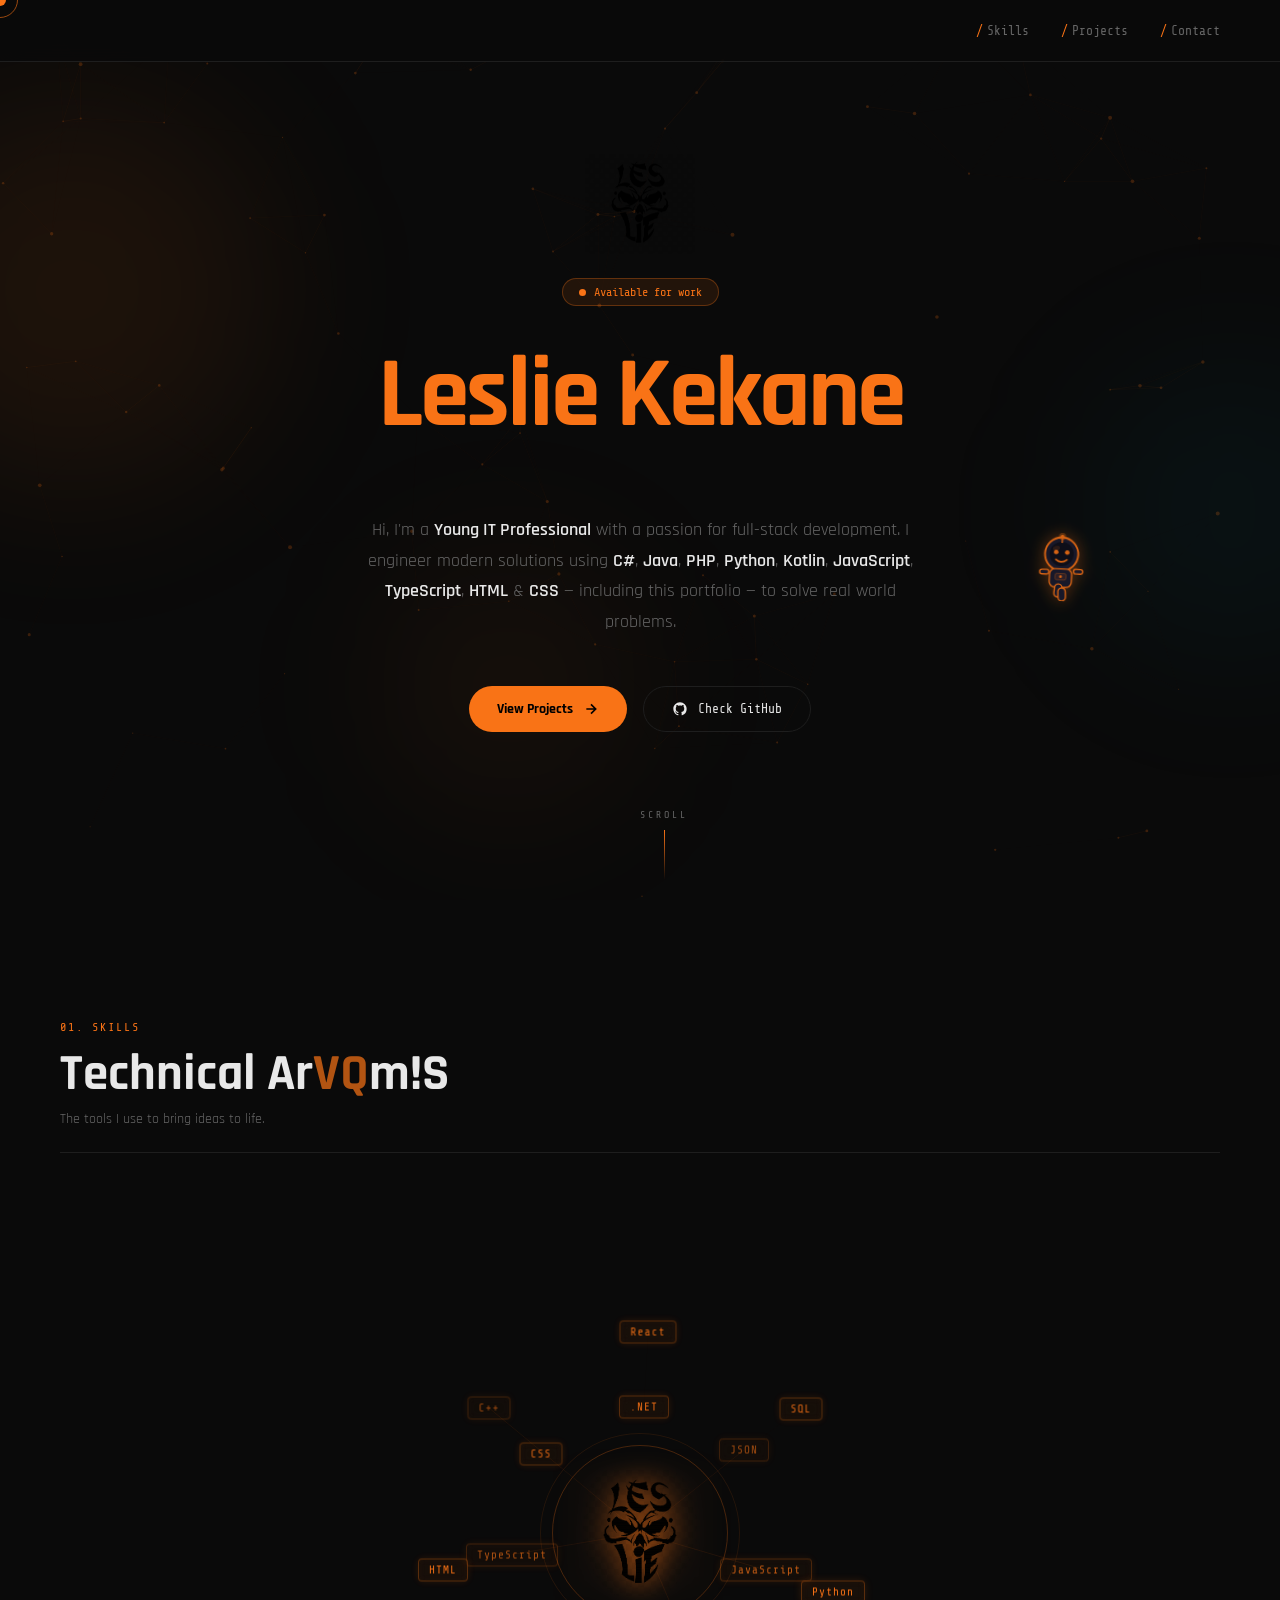
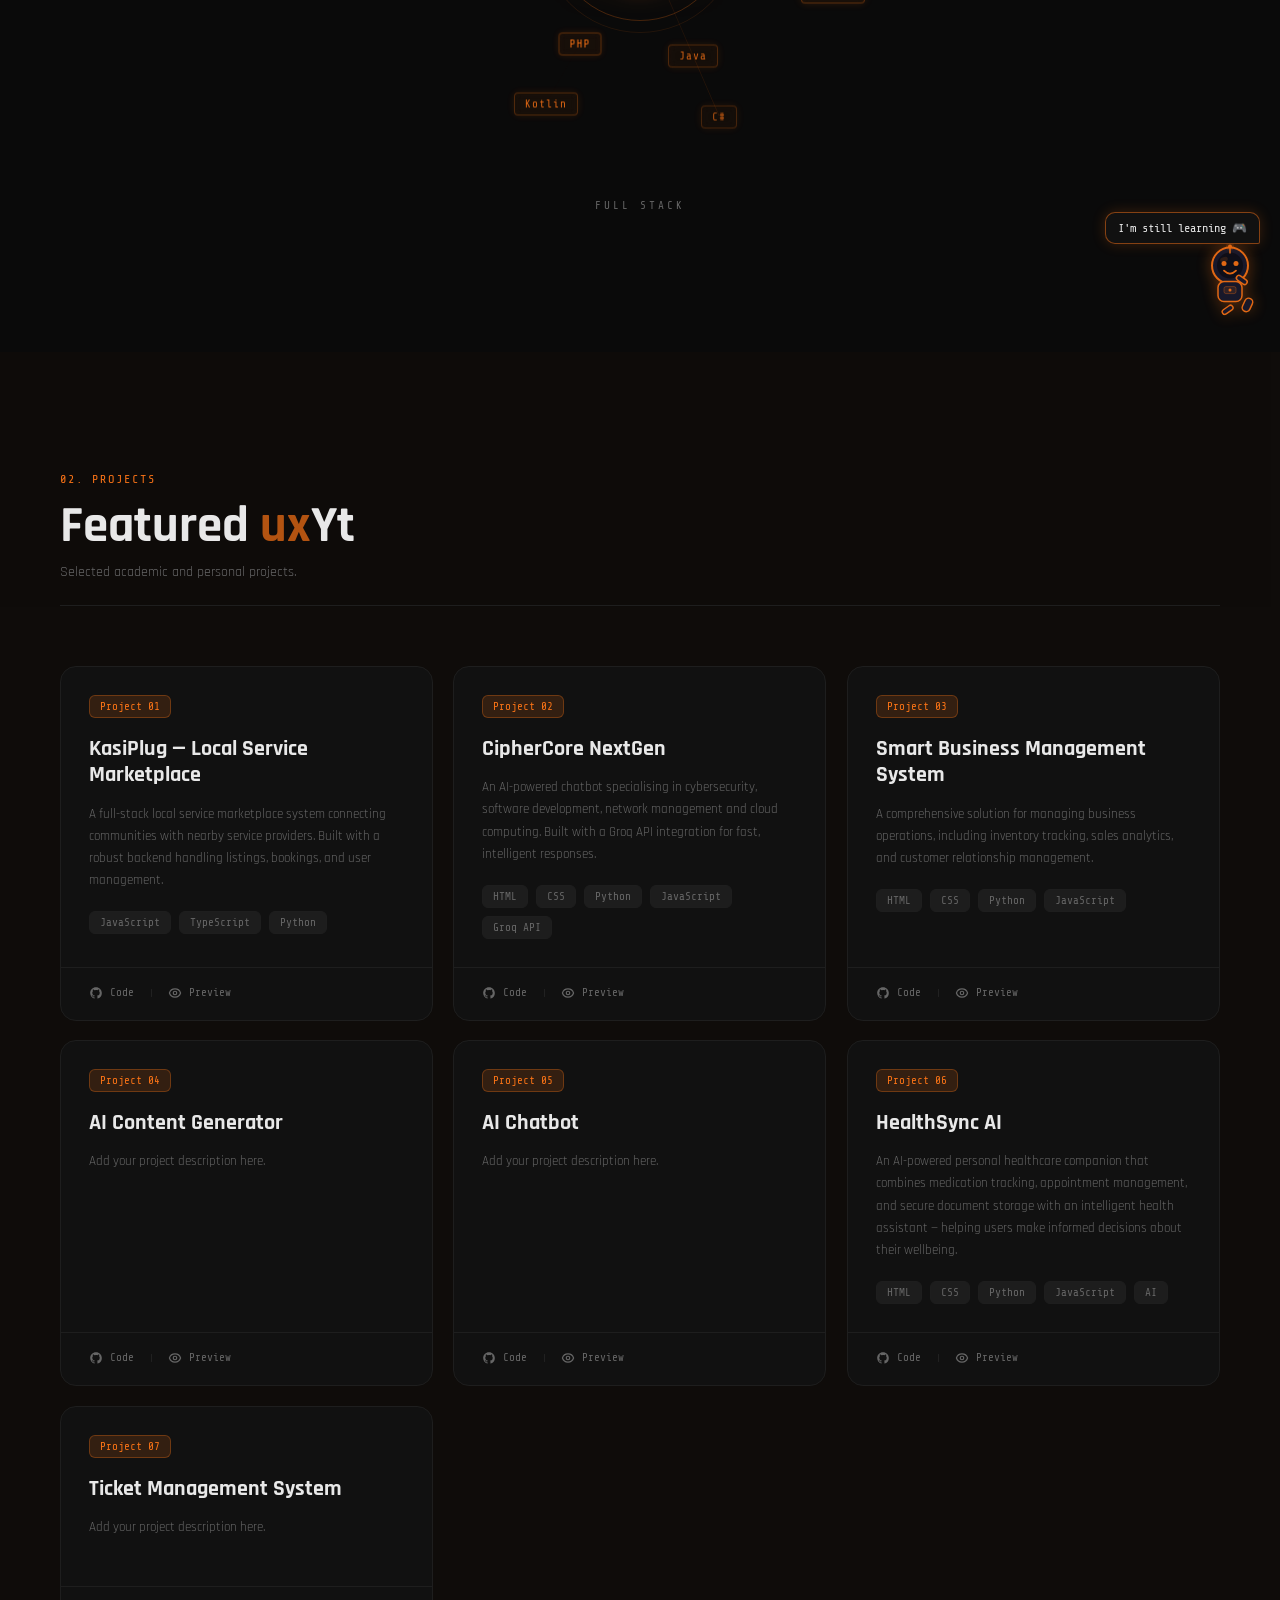
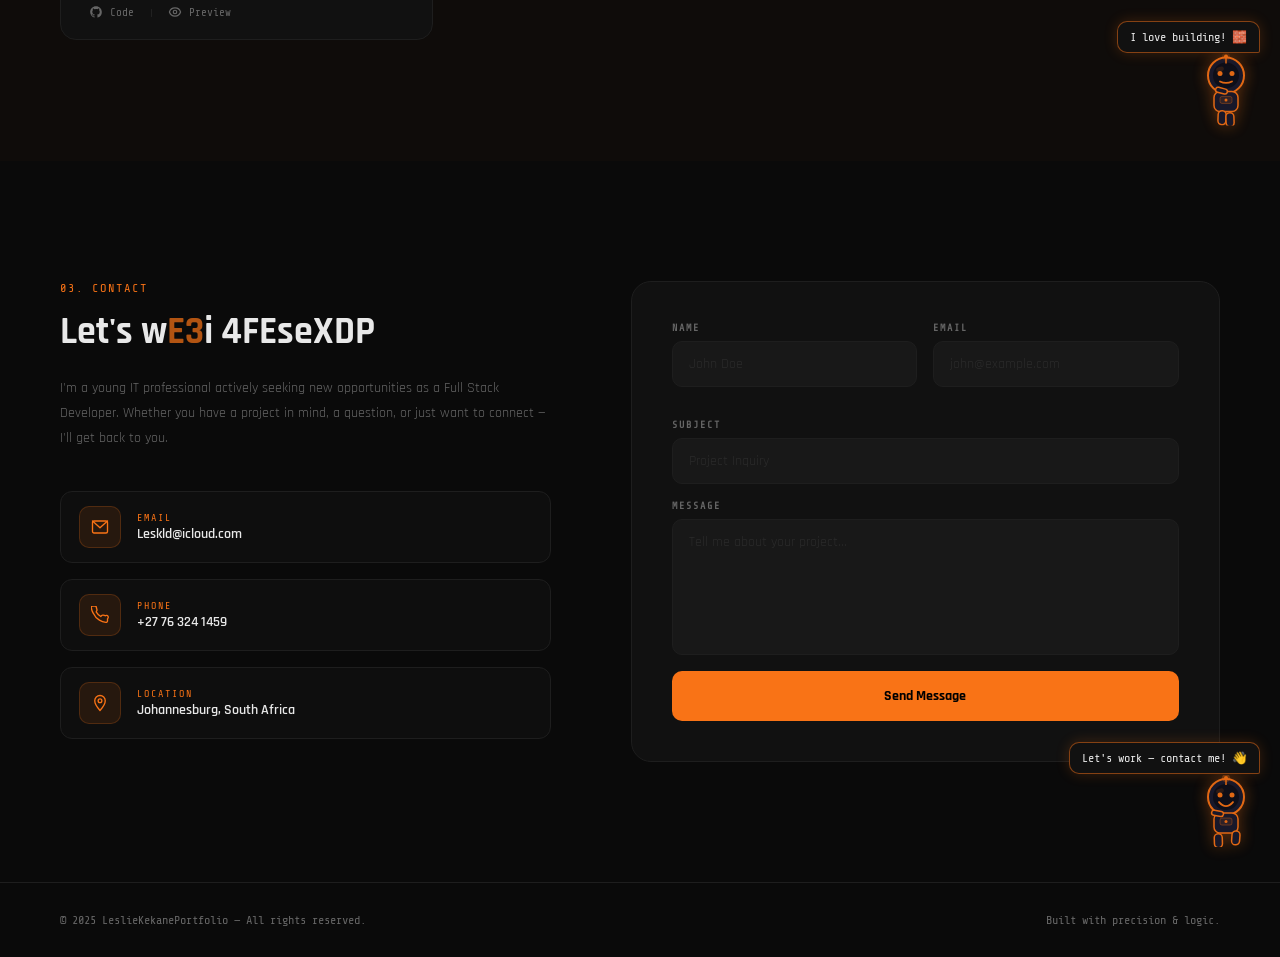
<file: index.html>
<!DOCTYPE html>
<html lang="en">
<head>
<meta charset="UTF-8">
<meta name="viewport" content="width=device-width, initial-scale=1.0">
<title>LeslieKekanePortfolio</title>
<link href="https://fonts.googleapis.com/css2?family=Share+Tech+Mono&family=Rajdhani:wght@400;500;600;700;800&display=swap" rel="stylesheet">
<link rel="stylesheet" href="styles.css">
</head>
<body>

<!-- BOOT SCREEN -->
<div id="boot-screen">
  <div id="boot-content">
    <div class="boot-logo">LK<span>_</span></div>
    <div id="boot-lines"></div>
    <div class="boot-bar-wrap"><div id="boot-bar"></div></div>
    <div id="boot-status">INITIALIZING...</div>
  </div>
</div>
<!-- SCROLL PROGRESS -->
<div id="scroll-progress"></div>

<!-- Custom cursor -->
<div id="cursor"></div>
<div id="cursor-ring"></div>

<!-- Animated canvas -->
<canvas id="bg-canvas"></canvas>

<!-- NAV -->
<nav>
  <a href="#" class="logo" id="nav-home"></a>
  <button class="hamburger" id="hamburger" aria-label="Menu">
    <span></span><span></span><span></span>
  </button>
  <ul class="nav-links" id="nav-links">
    <li><a href="#skills"   class="nav-link" data-target="skills">Skills</a></li>
    <li><a href="#projects" class="nav-link" data-target="projects">Projects</a></li>
    <li><a href="#contact"  class="nav-link" data-target="contact">Contact</a></li>
  </ul>
</nav>

<!-- HERO -->
<section id="hero">
    <div class="orb orb-1"></div>
  <div class="orb orb-2"></div>
  <div class="orb orb-3"></div>

  <div class="hero-logo-wrap">
    <img src="[data-uri]" alt="Leslie Kekane" class="hero-logo-blend">
  </div>
  <div class="status-badge">
    <span class="status-dot"></span>
    Available for work
  </div>

  <h1 class="hero-title" style="display:flex; flex-direction:column; align-items:center;">
    <span id="scramble-name" class="accent glitch-text" data-glitch="Leslie Kekane" style="display:block; font-size: clamp(52px, 8vw, 100px); letter-spacing: -3px; line-height:1; white-space:nowrap;">Leslie Kekane</span>
    <span class="hero-role" style="font-size: clamp(16px, 2vw, 22px); font-weight: 500; color: var(--muted); display:block; margin-top: 14px; letter-spacing: 1px; min-height:1.4em;"></span>
  </h1>

  <p class="hero-sub">
    Hi, I'm a <strong>Young IT Professional</strong> with a passion for full-stack development.
    I engineer modern solutions using <strong>C#</strong>, <strong>Java</strong>, <strong>PHP</strong>, <strong>Python</strong>, <strong>Kotlin</strong>, <strong>JavaScript</strong>, <strong>TypeScript</strong>, <strong>HTML</strong> &amp; <strong>CSS</strong> — including this portfolio — to solve real world problems.
  </p>

  <div class="hero-btns">
    <a href="#projects" class="btn-primary">
      View Projects
      <svg width="16" height="16" fill="none" stroke="currentColor" stroke-width="2.5" viewBox="0 0 24 24"><path d="M5 12h14M12 5l7 7-7 7"/></svg>
    </a>
    <a href="https://github.com" target="_blank" class="btn-secondary">
      <svg width="16" height="16" fill="currentColor" viewBox="0 0 24 24"><path d="M12 2C6.477 2 2 6.484 2 12.017c0 4.425 2.865 8.18 6.839 9.504.5.092.682-.217.682-.483 0-.237-.008-.868-.013-1.703-2.782.605-3.369-1.343-3.369-1.343-.454-1.158-1.11-1.466-1.11-1.466-.908-.62.069-.608.069-.608 1.003.07 1.531 1.032 1.531 1.032.892 1.53 2.341 1.088 2.91.832.092-.647.35-1.088.636-1.338-2.22-.253-4.555-1.113-4.555-4.951 0-1.093.39-1.988 1.029-2.688-.103-.253-.446-1.272.098-2.65 0 0 .84-.27 2.75 1.026A9.564 9.564 0 0112 6.844c.85.004 1.705.115 2.504.337 1.909-1.296 2.747-1.027 2.747-1.027.546 1.379.202 2.398.1 2.651.64.7 1.028 1.595 1.028 2.688 0 3.848-2.339 4.695-4.566 4.942.359.31.678.921.678 1.856 0 1.338-.012 2.419-.012 2.747 0 .268.18.58.688.482A10.019 10.019 0 0022 12.017C22 6.484 17.522 2 12 2z"/></svg>
      Check GitHub
    </a>
  </div>

  <div class="scroll-hint">
    <span>SCROLL</span>
    <div class="scroll-line"></div>
  </div>
</section>

<!-- SKILLS -->
<section id="skills">
  <div class="skills-header">
    <div>
      <div class="section-label">01. Skills</div>
      <h2 class="section-title" data-decode="Technical Arsenal"></h2>
      <p class="section-sub">The tools I use to bring ideas to life.</p>
    </div>
  </div>

  <div class="skills-grid">

  <!-- ORBIT BUBBLE — languages floating around logo -->
  <div class="orbit-section">
    <div class="orbit-wrap" id="orbitBubble">
      <div class="orbit-center">
        <div class="orbit-center-ring"></div>
        <div class="orbit-center-ring ring2"></div>
        <img src="[data-uri]" alt="LK" class="orbit-logo">
      </div>
      <!-- Tags injected by JS -->
    </div>
    <p class="orbit-label">FULL STACK</p>
  </div>

</section>

<!-- PROJECTS -->
<section id="projects">
  <div class="projects-header">
    <div>
      <div class="section-label">02. Projects</div>
      <h2 class="section-title" data-decode="Featured Work"></h2>
      <p class="section-sub">Selected academic and personal projects.</p>
    </div>
  </div>

  <div class="projects-grid">

    <!-- PROJECT 01 — KasiPlug -->
    <div class="project-card">
      <div class="project-card-body">
        <span class="project-num">Project 01</span>
        <h3 class="project-title">KasiPlug — Local Service Marketplace</h3>
        <p class="project-desc">A full-stack local service marketplace system connecting communities with nearby service providers. Built with a robust backend handling listings, bookings, and user management.</p>
        <div class="project-tags">
          <span class="tag">JavaScript</span>
          <span class="tag">TypeScript</span>
          <span class="tag">Python</span>
        </div>
      </div>
      <div class="project-card-footer">
        <a href="https://github.com/Leslie-kld/Local-Service-Marketplace-System-KasiPlug-.git" target="_blank" rel="noopener noreferrer" class="project-link">
          <svg width="14" height="14" fill="currentColor" viewBox="0 0 24 24"><path d="M12 2C6.477 2 2 6.484 2 12.017c0 4.425 2.865 8.18 6.839 9.504.5.092.682-.217.682-.483 0-.237-.008-.868-.013-1.703-2.782.605-3.369-1.343-3.369-1.343-.454-1.158-1.11-1.466-1.11-1.466-.908-.62.069-.608.069-.608 1.003.07 1.531 1.032 1.531 1.032.892 1.53 2.341 1.088 2.91.832.092-.647.35-1.088.636-1.338-2.22-.253-4.555-1.113-4.555-4.951 0-1.093.39-1.988 1.029-2.688-.103-.253-.446-1.272.098-2.65 0 0 .84-.27 2.75 1.026A9.564 9.564 0 0112 6.844c.85.004 1.705.115 2.504.337 1.909-1.296 2.747-1.027 2.747-1.027.546 1.379.202 2.398.1 2.651.64.7 1.028 1.595 1.028 2.688 0 3.848-2.339 4.695-4.566 4.942.359.31.678.921.678 1.856 0 1.338-.012 2.419-.012 2.747 0 .268.18.58.688.482A10.019 10.019 0 0022 12.017C22 6.484 17.522 2 12 2z"/></svg>
          Code
        </a>
        <span class="project-separator">|</span>
        <a href="#" class="project-link">
          <svg width="14" height="14" fill="none" stroke="currentColor" stroke-width="2" viewBox="0 0 24 24"><path d="M15 12a3 3 0 11-6 0 3 3 0 016 0z"/><path d="M2.458 12C3.732 7.943 7.523 5 12 5c4.478 0 8.268 2.943 9.542 7-1.274 4.057-5.064 7-9.542 7S3.732 16.057 2.458 12z"/></svg>
          Preview
        </a>
      </div>
    </div>

    <!-- PROJECT 02 — CipherCore -->
    <div class="project-card">
      <div class="project-card-body">
        <span class="project-num">Project 02</span>
        <h3 class="project-title">CipherCore NextGen</h3>
        <p class="project-desc">An AI-powered chatbot specialising in cybersecurity, software development, network management and cloud computing. Built with a Groq API integration for fast, intelligent responses.</p>
        <div class="project-tags">
          <span class="tag">HTML</span>
          <span class="tag">CSS</span>
          <span class="tag">Python</span>
          <span class="tag">JavaScript</span>
          <span class="tag">Groq API</span>
        </div>
      </div>
      <div class="project-card-footer">
        <a href="https://github.com/Leslie-kld/ciphercore-nextgen.git" target="_blank" rel="noopener noreferrer" class="project-link">
          <svg width="14" height="14" fill="currentColor" viewBox="0 0 24 24"><path d="M12 2C6.477 2 2 6.484 2 12.017c0 4.425 2.865 8.18 6.839 9.504.5.092.682-.217.682-.483 0-.237-.008-.868-.013-1.703-2.782.605-3.369-1.343-3.369-1.343-.454-1.158-1.11-1.466-1.11-1.466-.908-.62.069-.608.069-.608 1.003.07 1.531 1.032 1.531 1.032.892 1.53 2.341 1.088 2.91.832.092-.647.35-1.088.636-1.338-2.22-.253-4.555-1.113-4.555-4.951 0-1.093.39-1.988 1.029-2.688-.103-.253-.446-1.272.098-2.65 0 0 .84-.27 2.75 1.026A9.564 9.564 0 0112 6.844c.85.004 1.705.115 2.504.337 1.909-1.296 2.747-1.027 2.747-1.027.546 1.379.202 2.398.1 2.651.64.7 1.028 1.595 1.028 2.688 0 3.848-2.339 4.695-4.566 4.942.359.31.678.921.678 1.856 0 1.338-.012 2.419-.012 2.747 0 .268.18.58.688.482A10.019 10.019 0 0022 12.017C22 6.484 17.522 2 12 2z"/></svg>
          Code
        </a>
        <span class="project-separator">|</span>
        <a href="https://ch-at-bo-t.onrender.com" target="_blank" rel="noopener noreferrer" class="project-link">
          <svg width="14" height="14" fill="none" stroke="currentColor" stroke-width="2" viewBox="0 0 24 24"><path d="M15 12a3 3 0 11-6 0 3 3 0 016 0z"/><path d="M2.458 12C3.732 7.943 7.523 5 12 5c4.478 0 8.268 2.943 9.542 7-1.274 4.057-5.064 7-9.542 7S3.732 16.057 2.458 12z"/></svg>
          Preview
        </a>
      </div>
    </div>

    <!-- PROJECT 03 — Smart Business Management -->
    <div class="project-card">
      <div class="project-card-body">
        <span class="project-num">Project 03</span>
        <h3 class="project-title">Smart Business Management System</h3>
        <p class="project-desc">A comprehensive solution for managing business operations, including inventory tracking, sales analytics, and customer relationship management.</p>
        <div class="project-tags">
          <span class="tag">HTML</span>
          <span class="tag">CSS</span>
          <span class="tag">Python</span>
          <span class="tag">JavaScript</span>
        </div>
      </div>
      <div class="project-card-footer">
        <a href="https://github.com/Leslie-kld/Smart_Business_Management_System.git" target="_blank" rel="noopener noreferrer" class="project-link">
          <svg width="14" height="14" fill="currentColor" viewBox="0 0 24 24"><path d="M12 2C6.477 2 2 6.484 2 12.017c0 4.425 2.865 8.18 6.839 9.504.5.092.682-.217.682-.483 0-.237-.008-.868-.013-1.703-2.782.605-3.369-1.343-3.369-1.343-.454-1.158-1.11-1.466-1.11-1.466-.908-.62.069-.608.069-.608 1.003.07 1.531 1.032 1.531 1.032.892 1.53 2.341 1.088 2.91.832.092-.647.35-1.088.636-1.338-2.22-.253-4.555-1.113-4.555-4.951 0-1.093.39-1.988 1.029-2.688-.103-.253-.446-1.272.098-2.65 0 0 .84-.27 2.75 1.026A9.564 9.564 0 0112 6.844c.85.004 1.705.115 2.504.337 1.909-1.296 2.747-1.027 2.747-1.027.546 1.379.202 2.398.1 2.651.64.7 1.028 1.595 1.028 2.688 0 3.848-2.339 4.695-4.566 4.942.359.31.678.921.678 1.856 0 1.338-.012 2.419-.012 2.747 0 .268.18.58.688.482A10.019 10.019 0 0022 12.017C22 6.484 17.522 2 12 2z"/></svg>
          Code
        </a>
        <span class="project-separator">|</span>
        <a href="#" class="project-link">
          <svg width="14" height="14" fill="none" stroke="currentColor" stroke-width="2" viewBox="0 0 24 24"><path d="M15 12a3 3 0 11-6 0 3 3 0 016 0z"/><path d="M2.458 12C3.732 7.943 7.523 5 12 5c4.478 0 8.268 2.943 9.542 7-1.274 4.057-5.064 7-9.542 7S3.732 16.057 2.458 12z"/></svg>
          Preview
        </a>
      </div>
    </div>

    <!-- PROJECT 04 — AI Content Generator -->
    <div class="project-card">
      <div class="project-card-body">
        <span class="project-num">Project 04</span>
        <h3 class="project-title">AI Content Generator</h3>
        <!-- TODO: Add description -->
        <p class="project-desc">Add your project description here.</p>
        <div class="project-tags">
          <!-- TODO: Add your tags e.g. <span class="tag">Python</span> -->
        </div>
      </div>
      <div class="project-card-footer">
        <a href="https://github.com/Leslie-kld/ai-content-generator.git" target="_blank" rel="noopener noreferrer" class="project-link">
          <svg width="14" height="14" fill="currentColor" viewBox="0 0 24 24"><path d="M12 2C6.477 2 2 6.484 2 12.017c0 4.425 2.865 8.18 6.839 9.504.5.092.682-.217.682-.483 0-.237-.008-.868-.013-1.703-2.782.605-3.369-1.343-3.369-1.343-.454-1.158-1.11-1.466-1.11-1.466-.908-.62.069-.608.069-.608 1.003.07 1.531 1.032 1.531 1.032.892 1.53 2.341 1.088 2.91.832.092-.647.35-1.088.636-1.338-2.22-.253-4.555-1.113-4.555-4.951 0-1.093.39-1.988 1.029-2.688-.103-.253-.446-1.272.098-2.65 0 0 .84-.27 2.75 1.026A9.564 9.564 0 0112 6.844c.85.004 1.705.115 2.504.337 1.909-1.296 2.747-1.027 2.747-1.027.546 1.379.202 2.398.1 2.651.64.7 1.028 1.595 1.028 2.688 0 3.848-2.339 4.695-4.566 4.942.359.31.678.921.678 1.856 0 1.338-.012 2.419-.012 2.747 0 .268.18.58.688.482A10.019 10.019 0 0022 12.017C22 6.484 17.522 2 12 2z"/></svg>
          Code
        </a>
        <span class="project-separator">|</span>
        <a href="#" class="project-link">
          <svg width="14" height="14" fill="none" stroke="currentColor" stroke-width="2" viewBox="0 0 24 24"><path d="M15 12a3 3 0 11-6 0 3 3 0 016 0z"/><path d="M2.458 12C3.732 7.943 7.523 5 12 5c4.478 0 8.268 2.943 9.542 7-1.274 4.057-5.064 7-9.542 7S3.732 16.057 2.458 12z"/></svg>
          Preview
        </a>
      </div>
    </div>

    <!-- PROJECT 05 — AI Chatbot -->
    <div class="project-card">
      <div class="project-card-body">
        <span class="project-num">Project 05</span>
        <h3 class="project-title">AI Chatbot</h3>
        <!-- TODO: Add description -->
        <p class="project-desc">Add your project description here.</p>
        <div class="project-tags">
          <!-- TODO: Add your tags -->
        </div>
      </div>
      <div class="project-card-footer">
        <a href="https://github.com/Leslie-kld/AIchatbot.git" target="_blank" rel="noopener noreferrer" class="project-link">
          <svg width="14" height="14" fill="currentColor" viewBox="0 0 24 24"><path d="M12 2C6.477 2 2 6.484 2 12.017c0 4.425 2.865 8.18 6.839 9.504.5.092.682-.217.682-.483 0-.237-.008-.868-.013-1.703-2.782.605-3.369-1.343-3.369-1.343-.454-1.158-1.11-1.466-1.11-1.466-.908-.62.069-.608.069-.608 1.003.07 1.531 1.032 1.531 1.032.892 1.53 2.341 1.088 2.91.832.092-.647.35-1.088.636-1.338-2.22-.253-4.555-1.113-4.555-4.951 0-1.093.39-1.988 1.029-2.688-.103-.253-.446-1.272.098-2.65 0 0 .84-.27 2.75 1.026A9.564 9.564 0 0112 6.844c.85.004 1.705.115 2.504.337 1.909-1.296 2.747-1.027 2.747-1.027.546 1.379.202 2.398.1 2.651.64.7 1.028 1.595 1.028 2.688 0 3.848-2.339 4.695-4.566 4.942.359.31.678.921.678 1.856 0 1.338-.012 2.419-.012 2.747 0 .268.18.58.688.482A10.019 10.019 0 0022 12.017C22 6.484 17.522 2 12 2z"/></svg>
          Code
        </a>
        <span class="project-separator">|</span>
        <a href="#" class="project-link">
          <svg width="14" height="14" fill="none" stroke="currentColor" stroke-width="2" viewBox="0 0 24 24"><path d="M15 12a3 3 0 11-6 0 3 3 0 016 0z"/><path d="M2.458 12C3.732 7.943 7.523 5 12 5c4.478 0 8.268 2.943 9.542 7-1.274 4.057-5.064 7-9.542 7S3.732 16.057 2.458 12z"/></svg>
          Preview
        </a>
      </div>
    </div>

    <!-- PROJECT 06 — HealthSync AI -->
    <div class="project-card">
      <div class="project-card-body">
        <span class="project-num">Project 06</span>
        <h3 class="project-title">HealthSync AI</h3>
        <p class="project-desc">An AI-powered personal healthcare companion that combines medication tracking, appointment management, and secure document storage with an intelligent health assistant — helping users make informed decisions about their wellbeing.</p>
        <div class="project-tags">
          <span class="tag">HTML</span>
          <span class="tag">CSS</span>
          <span class="tag">Python</span>
          <span class="tag">JavaScript</span>
          <span class="tag">AI</span>
        </div>
      </div>
      <div class="project-card-footer">
        <a href="https://github.com/Leslie-kld/healthsync-ai.git" target="_blank" rel="noopener noreferrer" class="project-link">
          <svg width="14" height="14" fill="currentColor" viewBox="0 0 24 24"><path d="M12 2C6.477 2 2 6.484 2 12.017c0 4.425 2.865 8.18 6.839 9.504.5.092.682-.217.682-.483 0-.237-.008-.868-.013-1.703-2.782.605-3.369-1.343-3.369-1.343-.454-1.158-1.11-1.466-1.11-1.466-.908-.62.069-.608.069-.608 1.003.07 1.531 1.032 1.531 1.032.892 1.53 2.341 1.088 2.91.832.092-.647.35-1.088.636-1.338-2.22-.253-4.555-1.113-4.555-4.951 0-1.093.39-1.988 1.029-2.688-.103-.253-.446-1.272.098-2.65 0 0 .84-.27 2.75 1.026A9.564 9.564 0 0112 6.844c.85.004 1.705.115 2.504.337 1.909-1.296 2.747-1.027 2.747-1.027.546 1.379.202 2.398.1 2.651.64.7 1.028 1.595 1.028 2.688 0 3.848-2.339 4.695-4.566 4.942.359.31.678.921.678 1.856 0 1.338-.012 2.419-.012 2.747 0 .268.18.58.688.482A10.019 10.019 0 0022 12.017C22 6.484 17.522 2 12 2z"/></svg>
          Code
        </a>
        <span class="project-separator">|</span>
        <a href="https://healthsync-ai-on2x.onrender.com/" target="_blank" rel="noopener noreferrer" class="project-link">
          <svg width="14" height="14" fill="none" stroke="currentColor" stroke-width="2" viewBox="0 0 24 24"><path d="M15 12a3 3 0 11-6 0 3 3 0 016 0z"/><path d="M2.458 12C3.732 7.943 7.523 5 12 5c4.478 0 8.268 2.943 9.542 7-1.274 4.057-5.064 7-9.542 7S3.732 16.057 2.458 12z"/></svg>
          Preview
        </a>
      </div>
    </div>

    <!-- PROJECT 07 — Ticket Management System -->
    <div class="project-card">
      <div class="project-card-body">
        <span class="project-num">Project 07</span>
        <h3 class="project-title">Ticket Management System</h3>
        <!-- TODO: Add description -->
        <p class="project-desc">Add your project description here.</p>
        <div class="project-tags">
          <!-- TODO: Add your tags -->
        </div>
      </div>
      <div class="project-card-footer">
        <a href="https://github.com/Leslie-kld/ticket-management-system.git" target="_blank" rel="noopener noreferrer" class="project-link">
          <svg width="14" height="14" fill="currentColor" viewBox="0 0 24 24"><path d="M12 2C6.477 2 2 6.484 2 12.017c0 4.425 2.865 8.18 6.839 9.504.5.092.682-.217.682-.483 0-.237-.008-.868-.013-1.703-2.782.605-3.369-1.343-3.369-1.343-.454-1.158-1.11-1.466-1.11-1.466-.908-.62.069-.608.069-.608 1.003.07 1.531 1.032 1.531 1.032.892 1.53 2.341 1.088 2.91.832.092-.647.35-1.088.636-1.338-2.22-.253-4.555-1.113-4.555-4.951 0-1.093.39-1.988 1.029-2.688-.103-.253-.446-1.272.098-2.65 0 0 .84-.27 2.75 1.026A9.564 9.564 0 0112 6.844c.85.004 1.705.115 2.504.337 1.909-1.296 2.747-1.027 2.747-1.027.546 1.379.202 2.398.1 2.651.64.7 1.028 1.595 1.028 2.688 0 3.848-2.339 4.695-4.566 4.942.359.31.678.921.678 1.856 0 1.338-.012 2.419-.012 2.747 0 .268.18.58.688.482A10.019 10.019 0 0022 12.017C22 6.484 17.522 2 12 2z"/></svg>
          Code
        </a>
        <span class="project-separator">|</span>
        <a href="#" class="project-link">
          <svg width="14" height="14" fill="none" stroke="currentColor" stroke-width="2" viewBox="0 0 24 24"><path d="M15 12a3 3 0 11-6 0 3 3 0 016 0z"/><path d="M2.458 12C3.732 7.943 7.523 5 12 5c4.478 0 8.268 2.943 9.542 7-1.274 4.057-5.064 7-9.542 7S3.732 16.057 2.458 12z"/></svg>
          Preview
        </a>
      </div>
    </div>

  </div>
</section>

<!-- CONTACT -->
<section id="contact">
  <div class="contact-wrap">
    <div class="contact-info">
      <div class="section-label">03. Contact</div>
      <h2 data-decode="Let's work together"></h2>
      <p>I'm a young IT professional actively seeking new opportunities as a Full Stack Developer. Whether you have a project in mind, a question, or just want to connect — I'll get back to you.</p>
      <div class="contact-items">
        <a href="mailto:Leskld@icloud.com" class="contact-item contact-link" id="email-link" onclick="window.location.href='mailto:Leskld@icloud.com'; return false;">
          <div class="contact-icon">
            <svg width="18" height="18" viewBox="0 0 24 24" fill="none" stroke="#f97316" stroke-width="1.8" stroke-linecap="round" stroke-linejoin="round">
              <rect x="2" y="4" width="20" height="16" rx="2"/>
              <polyline points="2,4 12,13 22,4"/>
            </svg>
          </div>
          <div class="contact-text">
            <span class="contact-label">EMAIL</span>
            <span class="contact-value">Leskld@icloud.com</span>
          </div>
          <svg class="contact-arrow" width="14" height="14" viewBox="0 0 24 24" fill="none" stroke="currentColor" stroke-width="2" stroke-linecap="round"><path d="M7 17L17 7M17 7H7M17 7v10"/></svg>
        </a>
        <a href="tel:+27763241459" class="contact-item contact-link" onclick="window.location.href='tel:+27763241459'; return false;">
          <div class="contact-icon">
            <svg width="18" height="18" viewBox="0 0 24 24" fill="none" stroke="#f97316" stroke-width="1.8" stroke-linecap="round" stroke-linejoin="round">
              <path d="M22 16.92v3a2 2 0 01-2.18 2 19.79 19.79 0 01-8.63-3.07A19.5 19.5 0 013.07 9.8 19.79 19.79 0 01.21 1.18 2 2 0 012.18 0h3a2 2 0 012 1.72c.127.96.361 1.903.7 2.81a2 2 0 01-.45 2.11L6.91 7.91a16 16 0 006.09 6.09l1.27-1.27a2 2 0 012.11-.45c.907.339 1.85.573 2.81.7A2 2 0 0122 16.92z"/>
            </svg>
          </div>
          <div class="contact-text">
            <span class="contact-label">PHONE</span>
            <span class="contact-value">+27 76 324 1459</span>
          </div>
          <svg class="contact-arrow" width="14" height="14" viewBox="0 0 24 24" fill="none" stroke="currentColor" stroke-width="2" stroke-linecap="round"><path d="M7 17L17 7M17 7H7M17 7v10"/></svg>
        </a>
        <a href="https://maps.google.com/?q=Johannesburg,South+Africa" target="_blank" class="contact-item contact-link">
          <div class="contact-icon">
            <svg width="18" height="18" viewBox="0 0 24 24" fill="none" stroke="#f97316" stroke-width="1.8" stroke-linecap="round" stroke-linejoin="round">
              <path d="M12 2C8.13 2 5 5.13 5 9c0 5.25 7 13 7 13s7-7.75 7-13c0-3.87-3.13-7-7-7z"/>
              <circle cx="12" cy="9" r="2.5"/>
            </svg>
          </div>
          <div class="contact-text">
            <span class="contact-label">LOCATION</span>
            <span class="contact-value">Johannesburg, South Africa</span>
          </div>
          <svg class="contact-arrow" width="14" height="14" viewBox="0 0 24 24" fill="none" stroke="currentColor" stroke-width="2" stroke-linecap="round"><path d="M7 17L17 7M17 7H7M17 7v10"/></svg>
        </a>
      </div>
    </div>

    <div class="contact-form">
      <div class="form-row">
        <div class="form-group">
          <label>Name</label>
          <input type="text" placeholder="John Doe">
        </div>
        <div class="form-group">
          <label>Email</label>
          <input type="email" placeholder="john@example.com">
        </div>
      </div>
      <div class="form-group">
        <label>Subject</label>
        <input type="text" placeholder="Project Inquiry">
      </div>
      <div class="form-group">
        <label>Message</label>
        <textarea rows="6" placeholder="Tell me about your project..."></textarea>
      </div>
      <button class="btn-submit">Send Message</button>
    </div>
  </div>
</section>

<!-- FOOTER -->
<footer>
  <p>© 2025 LeslieKekanePortfolio — All rights reserved.</p>
  <p>Built with precision & logic.</p>
</footer>

<script src="script.js"></script>
</body>
</html>
</file>
<file: styles.css>
:root {
    --orange: #f97316;
    --orange-dim: #c2520f;
    --bg: #0a0a0a;
    --card: #111111;
    --card-border: #1e1e1e;
    --text: #e8e8e8;
    --muted: #666;
    --mono: 'Share Tech Mono', monospace;
    --sans: 'Rajdhani', sans-serif;
  }

  *, *::before, *::after { box-sizing: border-box; margin: 0; padding: 0; }

  html { scroll-behavior: auto; }

  body {
    background: var(--bg);
    color: var(--text);
    font-family: var(--sans);
    overflow-x: hidden;
    cursor: none;
  }

  a, button, input, textarea, select {
    touch-action: manipulation;
  }
  #cursor {
    position: fixed;
    width: 12px; height: 12px;
    background: var(--orange);
    border-radius: 50%;
    pointer-events: none;
    z-index: 9999;
    transform: translate(-50%,-50%);
    transition: width 0.2s ease, height 0.2s ease, background 0.2s, opacity 0.2s;
    mix-blend-mode: normal;
    opacity: 1;
  }
  #cursor-ring {
    position: fixed;
    width: 36px; height: 36px;
    border: 1.5px solid rgba(249,115,22,0.6);
    border-radius: 50%;
    pointer-events: none;
    z-index: 9998;
    transform: translate(-50%,-50%);
    transition: width 0.25s ease, height 0.25s ease, border-color 0.25s;
    opacity: 1;
  }

  /* ─── CANVAS BACKGROUND ─── */
  #bg-canvas {
    position: fixed;
    inset: 0;
    z-index: 0;
    opacity: 0.35;
  }

  /* ─── NAV ─── */
  nav {
    position: fixed;
    top: 0; left: 0; right: 0;
    z-index: 100;
    display: flex;
    justify-content: space-between;
    align-items: center;
    padding: 20px 60px;
    background: rgba(10,10,10,0.85);
    backdrop-filter: blur(12px);
    border-bottom: 1px solid var(--card-border);
  }
  .logo {
    font-family: var(--mono);
    font-size: 16px;
    color: var(--text);
    text-decoration: none;
  }
  .logo span { color: var(--orange); }
  .nav-links { display: flex; gap: 32px; list-style: none; }
  .nav-links a {
    font-family: var(--mono);
    font-size: 13px;
    color: var(--muted);
    text-decoration: none;
    transition: color 0.2s;
    position: relative;
  }
  .nav-links a::before {
    content: '/';
    color: var(--orange);
    margin-right: 4px;
  }
  .nav-links a:hover { color: var(--text); }
  .nav-links a.active { color: var(--orange); }

  /* ─── SECTIONS ─── */
  section {
    position: relative;
    z-index: 1;
  }

  /* ─── HERO ─── */
  #hero {
    min-height: 100vh;
    display: flex;
    flex-direction: column;
    justify-content: center;
    align-items: center;
    text-align: center;
    padding: 100px 40px 120px;
    position: relative;
    overflow: hidden;
  }

  .status-badge {
    display: inline-flex;
    align-items: center;
    gap: 8px;
    background: rgba(249,115,22,0.1);
    border: 1px solid rgba(249,115,22,0.3);
    border-radius: 100px;
    padding: 6px 16px;
    font-family: var(--mono);
    font-size: 12px;
    color: var(--orange);
    margin-bottom: 40px;
    animation: fadeUp 0.8s ease both;
  }
  .status-dot {
    width: 7px; height: 7px;
    background: var(--orange);
    border-radius: 50%;
    animation: pulse-dot 2s infinite;
  }
  @keyframes pulse-dot {
    0%, 100% { opacity: 1; transform: scale(1); }
    50% { opacity: 0.4; transform: scale(0.8); }
  }

  .hero-title {
    font-size: clamp(52px, 8vw, 110px);
    font-weight: 800;
    line-height: 1;
    letter-spacing: -2px;
    margin-bottom: 24px;
    animation: fadeUp 0.8s ease 0.1s both;
  }
  .hero-title .accent { color: var(--orange); }

  .hero-sub {
    font-size: clamp(14px, 1.6vw, 18px);
    color: var(--muted);
    max-width: 560px;
    line-height: 1.7;
    margin-bottom: 48px;
    animation: fadeUp 0.8s ease 0.2s both;
  }
  .hero-sub strong { color: var(--text); font-weight: 600; }

  .hero-btns {
    display: flex;
    gap: 16px;
    flex-wrap: wrap;
    justify-content: center;
    animation: fadeUp 0.8s ease 0.3s both;
  }

  .btn-primary {
    display: inline-flex;
    align-items: center;
    gap: 10px;
    background: var(--orange);
    color: #000;
    font-family: var(--sans);
    font-weight: 700;
    font-size: 14px;
    padding: 14px 28px;
    border-radius: 100px;
    text-decoration: none;
    border: none;
    cursor: none;
    transition: background 0.2s, transform 0.2s, box-shadow 0.2s;
    box-shadow: 0 0 0 0 rgba(249,115,22,0.4);
  }
  .btn-primary:hover {
    background: #fb923c;
    transform: translateY(-2px);
    box-shadow: 0 0 30px rgba(249,115,22,0.35);
  }
  .btn-secondary {
    display: inline-flex;
    align-items: center;
    gap: 10px;
    background: transparent;
    color: var(--text);
    font-family: var(--mono);
    font-size: 13px;
    padding: 14px 28px;
    border-radius: 100px;
    text-decoration: none;
    border: 1px solid var(--card-border);
    cursor: none;
    transition: border-color 0.2s, transform 0.2s;
  }
  .btn-secondary:hover {
    border-color: var(--orange);
    transform: translateY(-2px);
  }

  .scroll-hint {
    position: absolute;
    bottom: 20px;
    left: 50%;
    transform: translateX(-50%);
    font-family: var(--mono);
    font-size: 10px;
    color: var(--muted);
    letter-spacing: 3px;
    display: flex;
    flex-direction: column;
    align-items: center;
    gap: 10px;
    animation: fadeUp 1s ease 0.6s both;
    pointer-events: none;
    z-index: 0;
  }
  .scroll-line {
    width: 1px;
    height: 50px;
    background: linear-gradient(to bottom, var(--orange), transparent);
    animation: scroll-pulse 2s ease infinite;
  }
  @keyframes scroll-pulse {
    0% { transform: scaleY(0); transform-origin: top; }
    50% { transform: scaleY(1); transform-origin: top; }
    51% { transform: scaleY(1); transform-origin: bottom; }
    100% { transform: scaleY(0); transform-origin: bottom; }
  }

  /* ─── SECTION HEADERS ─── */
  .section-label {
    font-family: var(--mono);
    font-size: 12px;
    color: var(--orange);
    letter-spacing: 2px;
    text-transform: uppercase;
    margin-bottom: 12px;
  }
  .section-title {
    font-size: clamp(32px, 4vw, 52px);
    font-weight: 800;
    line-height: 1.1;
    margin-bottom: 8px;
  }
  .section-sub {
    color: var(--muted);
    font-size: 14px;
  }

  /* ─── SKILLS SECTION ─── */
  #skills {
    padding: 120px 60px;
  }
  .skills-header {
    display: flex;
    justify-content: space-between;
    align-items: flex-end;
    margin-bottom: 60px;
    padding-bottom: 24px;
    border-bottom: 1px solid var(--card-border);
  }
  .skills-grid {
    display: flex;
    flex-direction: column;
    gap: 50px;
    align-items: center;
    width: 100%;
  }
  .skill-items {
    display: grid;
    grid-template-columns: 1fr 1fr;
    gap: 12px;
  }
  .skill-items.single-col {
    grid-template-columns: 1fr;
  }
  .skill-group-title {
    font-weight: 700;
    font-size: 16px;
    margin-bottom: 20px;
    display: flex;
    align-items: center;
    gap: 10px;
  }
  .skill-group-title::before {
    content: '';
    display: block;
    width: 8px; height: 8px;
    background: var(--orange);
    border-radius: 50%;
  }
  .skill-card {
    background: var(--card);
    border: 1px solid var(--card-border);
    border-radius: 12px;
    padding: 18px 20px;
    display: flex;
    align-items: center;
    justify-content: space-between;
    transition: border-color 0.3s, transform 0.3s, box-shadow 0.3s;
    cursor: none;
    opacity: 0;
    transform: translateX(-20px);
  }
  .skill-card.visible {
    animation: slideIn 0.5s ease forwards;
  }
  @keyframes slideIn {
    to { opacity: 1; transform: translateX(0); }
  }
  .skill-card:hover {
    border-color: rgba(249,115,22,0.4);
    transform: translateX(4px);
    box-shadow: -4px 0 20px rgba(249,115,22,0.1);
  }
  .skill-info { display: flex; align-items: center; gap: 14px; }
  .skill-icon {
    width: 38px; height: 38px;
    background: rgba(249,115,22,0.1);
    border-radius: 8px;
    display: flex;
    align-items: center;
    justify-content: center;
    font-size: 16px;
  }
  .skill-name { font-weight: 700; font-size: 15px; }
  .skill-level { font-family: var(--mono); font-size: 11px; color: var(--muted); margin-top: 2px; }
  .skill-bar-wrap {
    width: 48px;
    height: 3px;
    background: var(--card-border);
    border-radius: 2px;
    overflow: hidden;
  }
  .skill-bar {
    height: 100%;
    background: var(--orange);
    border-radius: 2px;
    width: 0;
    transition: width 1s ease 0.3s;
  }

  /* ─── PROJECTS SECTION ─── */
  #projects {
    padding: 120px 60px;
    background: rgba(249,115,22,0.02);
  }
  .projects-header {
    display: flex;
    justify-content: space-between;
    align-items: flex-end;
    margin-bottom: 60px;
    padding-bottom: 24px;
    border-bottom: 1px solid var(--card-border);
  }
  .projects-grid {
    display: grid;
    grid-template-columns: repeat(3, 1fr);
    gap: 20px;
  }
  @media (max-width: 1100px) {
    .projects-grid { grid-template-columns: repeat(2, 1fr); }
  }
  .project-card {
    background: var(--card);
    border: 1px solid var(--card-border);
    border-radius: 16px;
    overflow: hidden;
    display: flex;
    flex-direction: column;
    transition: border-color 0.3s, transform 0.4s, box-shadow 0.4s;
    cursor: none;
    opacity: 0;
    transform: translateY(30px);
  }
  .project-card.visible {
    animation: riseUp 0.6s ease forwards;
  }
  @keyframes riseUp {
    to { opacity: 1; transform: translateY(0); }
  }
  .project-card:hover {
    border-color: rgba(249,115,22,0.35);
    transform: translateY(-6px);
    box-shadow: 0 20px 60px rgba(0,0,0,0.4), 0 0 0 1px rgba(249,115,22,0.15);
  }
  .project-card-body { padding: 28px; flex: 1; }
  .project-num {
    display: inline-block;
    font-family: var(--mono);
    font-size: 11px;
    background: rgba(249,115,22,0.15);
    border: 1px solid rgba(249,115,22,0.3);
    color: var(--orange);
    padding: 4px 10px;
    border-radius: 6px;
    margin-bottom: 18px;
  }
  .project-title { font-size: 22px; font-weight: 800; margin-bottom: 14px; line-height: 1.2; }
  .project-desc { font-size: 13px; color: var(--muted); line-height: 1.7; margin-bottom: 20px; }
  .project-tags { display: flex; flex-wrap: wrap; gap: 8px; }
  .tag {
    font-family: var(--mono);
    font-size: 11px;
    background: rgba(255,255,255,0.05);
    border: 1px solid var(--card-border);
    padding: 4px 10px;
    border-radius: 6px;
    color: var(--muted);
    transition: background 0.2s, color 0.2s;
  }
  .project-card:hover .tag {
    background: rgba(249,115,22,0.08);
    color: var(--orange);
    border-color: rgba(249,115,22,0.2);
  }
  .project-card-footer {
    padding: 18px 28px;
    border-top: 1px solid var(--card-border);
    display: flex;
    gap: 24px;
  }
  .project-card-footer {
    padding: 18px 28px;
    border-top: 1px solid var(--card-border);
    display: flex;
    align-items: center;
    gap: 16px;
  }
  .project-separator {
    color: var(--muted);
    opacity: 0.4;
    font-size: 12px;
  }
  .project-link {
    display: inline-flex;
    align-items: center;
    gap: 8px;
    font-family: var(--mono);
    font-size: 12px;
    color: var(--muted);
    text-decoration: none;
    position: relative;
    transition: color 0.2s, transform 0.2s;
    cursor: pointer;
    pointer-events: all;
  }
  .project-link::after {
    content: '';
    position: absolute;
    left: 0;
    bottom: -2px;
    width: 0;
    height: 1px;
    background: var(--orange);
    transition: width 0.25s ease;
  }
  .project-link:hover {
    color: var(--orange);
    transform: translateX(2px);
  }
  .project-link:hover::after {
    width: 100%;
  }

  /* ─── CONTACT SECTION ─── */
  #contact {
    padding: 120px 60px;
  }
  .contact-wrap {
    display: grid;
    grid-template-columns: 1fr 1.2fr;
    gap: 80px;
    align-items: start;
  }
  .contact-info h2 { font-size: clamp(28px, 3vw, 44px); font-weight: 800; margin-bottom: 20px; }
  .contact-info p { color: var(--muted); font-size: 14px; line-height: 1.8; margin-bottom: 40px; }
  .contact-items { display: flex; flex-direction: column; gap: 16px; }
  .contact-item {
    display: flex;
    align-items: center;
    gap: 16px;
    font-size: 14px;
  }
  .contact-icon {
    width: 42px; height: 42px;
    background: rgba(249,115,22,0.1);
    border: 1px solid rgba(249,115,22,0.2);
    border-radius: 10px;
    display: flex; align-items: center; justify-content: center;
    flex-shrink: 0;
    transition: background 0.2s, border-color 0.2s;
  }
  .contact-link {
    text-decoration: none;
    color: var(--text);
    cursor: pointer;
    pointer-events: all;
    display: flex;
    align-items: center;
    gap: 16px;
    background: rgba(255,255,255,0.02);
    border: 1px solid var(--card-border);
    border-radius: 12px;
    padding: 14px 18px;
    transition: border-color 0.25s, background 0.25s, transform 0.25s;
  }
  .contact-link:hover {
    border-color: rgba(249,115,22,0.4);
    background: rgba(249,115,22,0.04);
    transform: translateX(4px);
  }
  .contact-link:hover .contact-icon {
    background: rgba(249,115,22,0.18);
    border-color: rgba(249,115,22,0.5);
  }
  .contact-text {
    display: flex;
    flex-direction: column;
    gap: 2px;
    flex: 1;
  }
  .contact-label {
    font-family: var(--mono);
    font-size: 10px;
    color: var(--orange);
    letter-spacing: 2px;
  }
  .contact-value {
    font-size: 14px;
    font-weight: 600;
    color: var(--text);
  }
  .contact-arrow {
    color: var(--muted);
    opacity: 0;
    transform: translate(-4px, 4px);
    transition: opacity 0.2s, transform 0.2s;
  }
  .contact-link:hover .contact-arrow {
    opacity: 1;
    transform: translate(0, 0);
    color: var(--orange);
  }

  .contact-form {
    background: var(--card);
    border: 1px solid var(--card-border);
    border-radius: 20px;
    padding: 40px;
  }
  .form-row { display: grid; grid-template-columns: 1fr 1fr; gap: 16px; margin-bottom: 16px; }
  .form-group { display: flex; flex-direction: column; gap: 8px; margin-bottom: 16px; position: relative; }
  .form-group label {
    font-size: 13px;
    font-weight: 600;
    color: var(--muted);
    transition: color 0.2s;
    font-family: var(--mono);
    letter-spacing: 1px;
    font-size: 11px;
    text-transform: uppercase;
  }
  .form-group:hover label,
  .form-group:focus-within label {
    color: var(--orange);
  }
  .form-group input,
  .form-group textarea {
    background: rgba(255,255,255,0.03);
    border: 1px solid var(--card-border);
    border-radius: 10px;
    padding: 13px 16px;
    color: var(--text);
    font-family: var(--sans);
    font-size: 14px;
    transition: border-color 0.25s, box-shadow 0.25s, background 0.25s, transform 0.2s;
    outline: none;
    resize: none;
    cursor: none;
  }
  .form-group input:hover,
  .form-group textarea:hover {
    border-color: rgba(249,115,22,0.35);
    background: rgba(249,115,22,0.03);
    transform: translateY(-1px);
    box-shadow: 0 4px 20px rgba(0,0,0,0.3);
  }
  .form-group input:focus,
  .form-group textarea:focus {
    border-color: rgba(249,115,22,0.6);
    background: rgba(249,115,22,0.05);
    box-shadow: 0 0 0 3px rgba(249,115,22,0.1), 0 4px 20px rgba(249,115,22,0.08);
    transform: translateY(-1px);
  }
  .form-group input::placeholder,
  .form-group textarea::placeholder {
    color: rgba(255,255,255,0.15);
    transition: color 0.2s;
  }
  .form-group input:hover::placeholder,
  .form-group textarea:hover::placeholder,
  .form-group input:focus::placeholder,
  .form-group textarea:focus::placeholder {
    color: rgba(255,255,255,0.25);
  }
  /* Glowing left border accent on focus */
  .form-group input:focus,
  .form-group textarea:focus {
    border-left: 2px solid var(--orange);
  }
  .btn-submit {
    width: 100%;
    background: var(--orange);
    color: #000;
    font-family: var(--sans);
    font-weight: 700;
    font-size: 14px;
    padding: 16px;
    border: none;
    border-radius: 10px;
    cursor: none;
    transition: background 0.2s, transform 0.2s, box-shadow 0.2s;
  }
  .btn-submit:hover {
    background: #fb923c;
    transform: translateY(-2px);
    box-shadow: 0 8px 30px rgba(249,115,22,0.3);
  }

  /* ─── FOOTER ─── */
  footer {
    padding: 30px 60px;
    border-top: 1px solid var(--card-border);
    display: flex;
    justify-content: space-between;
    align-items: center;
    position: relative;
    z-index: 1;
  }
  footer p { font-family: var(--mono); font-size: 12px; color: var(--muted); }

  /* ─── ANIMATIONS ─── */
  @keyframes fadeUp {
    from { opacity: 0; transform: translateY(30px); }
    to { opacity: 1; transform: translateY(0); }
  }

  /* ─── GLITCH TEXT ─── */
  .glitch {
    position: relative;
  }
  .glitch::before,
  .glitch::after {
    content: attr(data-text);
    position: absolute;
    top: 0; left: 0;
    width: 100%;
    overflow: hidden;
  }
  .glitch::before {
    color: var(--orange);
    animation: glitch1 4s infinite linear;
    clip-path: polygon(0 0, 100% 0, 100% 33%, 0 33%);
  }
  .glitch::after {
    color: #06b6d4;
    animation: glitch2 4s infinite linear;
    clip-path: polygon(0 66%, 100% 66%, 100% 100%, 0 100%);
  }
  @keyframes glitch1 {
    0%,90%,100% { transform: translate(0); opacity: 0; }
    92% { transform: translate(-4px, 2px); opacity: 0.7; }
    94% { transform: translate(4px, -1px); opacity: 0.7; }
    96% { transform: translate(-2px, 1px); opacity: 0.7; }
  }
  @keyframes glitch2 {
    0%,90%,100% { transform: translate(0); opacity: 0; }
    93% { transform: translate(4px, -2px); opacity: 0.6; }
    95% { transform: translate(-4px, 1px); opacity: 0.6; }
    97% { transform: translate(2px, -1px); opacity: 0.6; }
  }

  /* Floating orbs */
  .orb {
    position: absolute;
    border-radius: 50%;
    filter: blur(80px);
    pointer-events: none;
    animation: orbFloat 8s ease-in-out infinite;
  }
  .orb-1 {
    width: 400px; height: 400px;
    background: rgba(249,115,22,0.08);
    top: 10%; left: -10%;
    animation-delay: 0s;
  }
  .orb-2 {
    width: 300px; height: 300px;
    background: rgba(6,182,212,0.05);
    top: 40%; right: -8%;
    animation-delay: -3s;
  }
  .orb-3 {
    width: 250px; height: 250px;
    background: rgba(249,115,22,0.06);
    bottom: 10%; left: 30%;
    animation-delay: -5s;
  }
  @keyframes orbFloat {
    0%, 100% { transform: translate(0, 0) scale(1); }
    33% { transform: translate(30px, -20px) scale(1.05); }
    66% { transform: translate(-20px, 15px) scale(0.95); }
  }

  /* Moon man containers */
  .moonman-container {
    animation: fadeIn 0.8s ease 0.5s both;
  }
  @keyframes fadeIn {
    from { opacity: 0; }
    to { opacity: 1; }
  }
  @keyframes bubblePop {
    from { opacity:0; transform: scale(0.6); }
    to   { opacity:1; transform: scale(1); }
  }

  /* Responsive */
  /* ─── HAMBURGER MENU ─── */
  .hamburger {
    display: none;
    flex-direction: column;
    gap: 5px;
    cursor: pointer;
    padding: 4px;
    z-index: 200;
    background: none;
    border: none;
  }
  .hamburger span {
    display: block;
    width: 24px;
    height: 2px;
    background: var(--text);
    border-radius: 2px;
    transition: all 0.3s ease;
  }
  .hamburger.open span:nth-child(1) { transform: rotate(45deg) translate(5px, 5px); }
  .hamburger.open span:nth-child(2) { opacity: 0; }
  .hamburger.open span:nth-child(3) { transform: rotate(-45deg) translate(5px, -5px); }

  /* ─── HERO LOGO — background removed, full artwork visible in orange ─── */
  /* ─── HERO LOGO — transparent PNG, orange art, no background ─── */
  .hero-logo-wrap {
    margin-bottom: 20px;
    animation: fadeUp 0.8s ease 0.05s both;
  }
  .hero-logo-blend {
    width: clamp(72px, 10vw, 110px);
    height: clamp(72px, 10vw, 110px);
    object-fit: contain;
    display: block;
    animation: logoPulse 5s ease-in-out infinite;
  }
  @keyframes logoPulse {
    0%,100% { opacity: 0.85; filter: drop-shadow(0 0 6px rgba(249,115,22,0.4)); }
    50%      { opacity: 1;    filter: drop-shadow(0 0 18px rgba(249,115,22,0.9)); }
  }

  /* ─── HERO ROLE TYPEWRITER ─── */
  .hero-role { min-height: 1.4em; display: block; }

  /* ─── GLITCH TEXT ─── */
  .glitch-text { position: relative; }
  .glitch-text.glitching::before,
  .glitch-text.glitching::after {
    content: attr(data-glitch);
    position: absolute; top: 0; left: 0; width: 100%; overflow: hidden;
  }
  .glitch-text.glitching::before {
    color: #00ffff;
    animation: glitchA 0.15s steps(1) forwards;
    clip-path: polygon(0 20%, 100% 20%, 100% 40%, 0 40%);
  }
  .glitch-text.glitching::after {
    color: #ff003c;
    animation: glitchB 0.15s steps(1) 0.05s forwards;
    clip-path: polygon(0 60%, 100% 60%, 100% 80%, 0 80%);
  }
  @keyframes glitchA { 0%{transform:translate(-4px,2px)} 50%{transform:translate(4px,-1px)} 100%{transform:translate(0)} }
  @keyframes glitchB { 0%{transform:translate(4px,-2px)} 50%{transform:translate(-4px,1px)} 100%{transform:translate(0)} }

  /* ─── BOOT SCREEN ─── */
  #boot-screen {
    position: fixed; inset: 0; background: #000; z-index: 99999;
    display: flex; align-items: center; justify-content: center;
    transition: opacity 0.8s ease, visibility 0.8s ease;
  }
  #boot-screen.done { opacity: 0; visibility: hidden; }
  #boot-content { width: min(480px, 88vw); }
  .boot-logo { font-family: var(--mono); font-size: clamp(22px,5vw,38px); color: var(--orange); margin-bottom: 20px; letter-spacing: 4px; }
  .boot-logo span { animation: blink 0.8s step-end infinite; }
  @keyframes blink { 0%,100%{opacity:1} 50%{opacity:0} }
  #boot-lines { font-family: var(--mono); font-size: 12px; color: #444; margin-bottom: 18px; line-height: 1.9; min-height: 80px; }
  #boot-lines .line.ok::after { content: '  [OK]'; color: #2ecc71; }
  .boot-bar-wrap { width: 100%; height: 2px; background: #1a1a1a; border-radius: 2px; margin-bottom: 10px; overflow: hidden; }
  #boot-bar { height: 100%; background: var(--orange); width: 0%; transition: width 0.1s linear; box-shadow: 0 0 8px var(--orange); }
  #boot-status { font-family: var(--mono); font-size: 11px; color: var(--muted); letter-spacing: 2px; }

  /* ─── SCROLL PROGRESS ─── */
  #scroll-progress { position: fixed; top: 0; left: 0; height: 2px; background: var(--orange); box-shadow: 0 0 8px var(--orange); z-index: 9999; width: 0%; pointer-events: none; }

  /* ─── 3D CARD TILT ─── */
  .project-card { transform-style: preserve-3d; will-change: transform; }
  .project-card::after {
    content: ''; position: absolute; inset: 0;
    background: linear-gradient(135deg, rgba(249,115,22,0.05) 0%, transparent 60%);
    opacity: 0; transition: opacity 0.3s; pointer-events: none; border-radius: inherit;
  }
  .project-card:hover::after { opacity: 1; }

  /* ─── CONTACT LINK STYLES ─── */
  .contact-icon { width: 42px; height: 42px; background: rgba(249,115,22,0.1); border: 1px solid rgba(249,115,22,0.2); border-radius: 10px; display: flex; align-items: center; justify-content: center; flex-shrink: 0; transition: background 0.2s, border-color 0.2s; }
  .contact-link { text-decoration: none; color: var(--text); cursor: pointer; pointer-events: all; display: flex; align-items: center; gap: 16px; background: rgba(255,255,255,0.02); border: 1px solid var(--card-border); border-radius: 12px; padding: 14px 18px; transition: border-color 0.25s, background 0.25s, transform 0.25s; }
  .contact-link:hover { border-color: rgba(249,115,22,0.4); background: rgba(249,115,22,0.04); transform: translateX(4px); }
  .contact-link:hover .contact-icon { background: rgba(249,115,22,0.18); border-color: rgba(249,115,22,0.5); }
  .contact-text { display: flex; flex-direction: column; gap: 2px; flex: 1; }
  .contact-label { font-family: var(--mono); font-size: 10px; color: var(--orange); letter-spacing: 2px; }
  .contact-value { font-size: 14px; font-weight: 600; color: var(--text); }
  .contact-arrow { color: var(--muted); opacity: 0; transform: translate(-4px,4px); transition: opacity 0.2s, transform 0.2s; }
  .contact-link:hover .contact-arrow { opacity: 1; transform: translate(0,0); color: var(--orange); }

  /* ─── FORM HOVER ─── */
  .form-group { display: flex; flex-direction: column; gap: 8px; margin-bottom: 16px; position: relative; }
  .form-group label { font-family: var(--mono); font-size: 10px; font-weight: 600; color: var(--muted); letter-spacing: 2px; text-transform: uppercase; transition: color 0.2s; }
  .form-group:hover label, .form-group:focus-within label { color: var(--orange); }
  .form-group input, .form-group textarea { background: rgba(255,255,255,0.03); border: 1px solid var(--card-border); border-radius: 10px; padding: 13px 16px; color: var(--text); font-family: var(--sans); font-size: 14px; transition: border-color 0.25s, box-shadow 0.25s, background 0.25s, transform 0.2s; outline: none; resize: none; cursor: none; }
  .form-group input:hover, .form-group textarea:hover { border-color: rgba(249,115,22,0.35); background: rgba(249,115,22,0.03); transform: translateY(-1px); }
  .form-group input:focus, .form-group textarea:focus { border-color: rgba(249,115,22,0.6); border-left: 2px solid var(--orange); background: rgba(249,115,22,0.05); box-shadow: 0 0 0 3px rgba(249,115,22,0.1); transform: translateY(-1px); }
  .form-group input::placeholder, .form-group textarea::placeholder { color: #2a2a2a; }

  /* ─── HAMBURGER ─── */
  .hamburger { display: none; flex-direction: column; gap: 5px; cursor: pointer; padding: 4px; background: none; border: none; z-index: 200; }
  .hamburger span { display: block; width: 24px; height: 2px; background: var(--text); border-radius: 2px; transition: all 0.3s ease; }
  .hamburger.open span:nth-child(1) { transform: rotate(45deg) translate(5px,5px); }
  .hamburger.open span:nth-child(2) { opacity: 0; }
  .hamburger.open span:nth-child(3) { transform: rotate(-45deg) translate(5px,-5px); }

  /* ─── PROJECT LINKS ─── */
  .project-separator { color: var(--muted); opacity: 0.4; font-size: 12px; }
  .project-link { display: inline-flex; align-items: center; gap: 7px; font-family: var(--mono); font-size: 11px; color: var(--muted); text-decoration: none; position: relative; transition: color 0.2s, transform 0.2s; cursor: pointer; pointer-events: all; padding-bottom: 2px; }
  .project-link::after { content: ''; position: absolute; left: 0; bottom: 0; width: 0; height: 1px; background: var(--orange); transition: width 0.25s ease; }
  .project-link:hover { color: var(--orange); transform: translateX(2px); }
  .project-link:hover::after { width: 100%; }

  /* ─── MOON MAN BUBBLES ─── */
  @keyframes bubblePop { from{opacity:0;transform:scale(0.6)} to{opacity:1;transform:scale(1)} }
  @keyframes fadeIn { from{opacity:0} to{opacity:1} }

  /* ─── RESPONSIVE ─── */
  a, button, input, textarea, select { touch-action: manipulation; }

  @media (max-width: 900px) {
    nav { padding: 16px 20px; }
    .hamburger { display: flex; }
    .nav-links { display: none; position: fixed; top:0; left:0; right:0; bottom:0; background: rgba(10,10,10,0.98); flex-direction: column; align-items: center; justify-content: center; gap: 40px; z-index: 150; }
    .nav-links.open { display: flex; }
    .nav-links a { font-size: 22px; }
    #hero { padding: 110px 20px 60px; }
    #skills, #projects, #contact { padding: 70px 20px; }
    .skills-grid { grid-template-columns: 1fr; gap: 32px; }
    .skill-items { grid-template-columns: 1fr 1fr; }
    .projects-grid { grid-template-columns: 1fr !important; }
    .contact-wrap { grid-template-columns: 1fr; gap: 36px; }
    .form-row { grid-template-columns: 1fr; }
    .hero-btns { flex-direction: column; align-items: center; }
    .btn-primary, .btn-secondary { width: 100%; max-width: 300px; justify-content: center; padding: 16px 28px; }
    footer { padding: 24px 20px; flex-direction: column; gap: 10px; text-align: center; }
    #cursor, #cursor-ring { display: none !important; }
    * { cursor: auto !important; }
    a, button, input, textarea { cursor: pointer !important; }
    #mm-gamer, #mm-builder, #mm-waver { transform: scale(0.65) !important; transform-origin: bottom right; bottom: 10px !important; right: 4px !important; }
    .mm-bubble { font-size: 9px !important; padding: 5px 8px !important; bottom: 80px !important; right: 4px !important; max-width: 140px; white-space: normal !important; }
    .hero-bg-logo { width: 70vw; opacity: 0.05; right: 50%; transform: translate(50%, -50%); }
  }
  @media (max-width: 480px) {
    #scramble-name { font-size: 44px !important; letter-spacing: -2px; }
    .section-title { font-size: 26px; }
    .skill-items { grid-template-columns: 1fr; }
    .project-card-body { padding: 18px; }
    .project-card-footer { padding: 14px 18px; }
    .contact-form { padding: 20px 16px; }
    .form-group input, .form-group textarea { font-size: 16px !important; }
  }

  /* ─── ORBIT BUBBLE ─── */
  .orbit-section {
    display: flex;
    flex-direction: column;
    align-items: center;
    justify-content: center;
    margin-top: 70px;
    padding-bottom: 20px;
    position: relative;
    width: 100%;
  }
  .orbit-wrap {
    position: relative;
    width: 500px;
    height: 500px;
    flex-shrink: 0;
    margin: 0 auto;
  }
  .orbit-center {
    position: absolute;
    top: 50%; left: 50%;
    transform: translate(-50%, -50%);
    width: 160px; height: 160px;
    display: flex; align-items: center; justify-content: center;
    z-index: 10;
  }
  .orbit-center-ring {
    position: absolute;
    inset: -8px;
    border-radius: 50%;
    border: 1px solid rgba(249,115,22,0.25);
    animation: ringPulse 3s ease-in-out infinite;
  }
  .orbit-center-ring.ring2 {
    inset: -20px;
    border-color: rgba(249,115,22,0.1);
    animation-delay: -1.5s;
  }
  @keyframes ringPulse {
    0%,100% { transform: scale(1);   opacity: 0.6; }
    50%      { transform: scale(1.06); opacity: 1; }
  }
  .orbit-logo {
    width: 140px; height: 140px;
    object-fit: contain;
    filter: sepia(1) saturate(6) hue-rotate(330deg) brightness(1.2) drop-shadow(0 0 14px rgba(249,115,22,0.9));
    mix-blend-mode: screen;
    animation: logoFloat 6s ease-in-out infinite;
  }
  @keyframes logoFloat {
    0%,100% { transform: translateY(0);    filter: sepia(1) saturate(6) hue-rotate(330deg) brightness(1.2) drop-shadow(0 0 8px rgba(249,115,22,0.5)); }
    50%      { transform: translateY(-8px); filter: sepia(1) saturate(6) hue-rotate(330deg) brightness(1.5) drop-shadow(0 0 24px rgba(249,115,22,1)); }
  }

  /* Orbit tag — injected by JS */
  .orbit-tag {
    position: absolute;
    font-family: var(--mono);
    font-size: 11px;
    color: var(--orange);
    background: rgba(249,115,22,0.06);
    border: 1px solid rgba(249,115,22,0.3);
    border-radius: 4px;
    padding: 4px 10px;
    white-space: nowrap;
    pointer-events: none;
    box-shadow: 0 0 8px rgba(249,115,22,0.15), inset 0 0 6px rgba(249,115,22,0.04);
    transform: translate(-50%, -50%);
    transition: box-shadow 0.3s;
    backdrop-filter: blur(4px);
    letter-spacing: 1px;
  }

  /* Connecting dots canvas inside orbit-wrap */
  #orbit-lines {
    position: absolute;
    inset: 0;
    pointer-events: none;
    z-index: 1;
  }

  .orbit-label {
    font-family: var(--mono);
    font-size: 11px;
    color: var(--muted);
    letter-spacing: 3px;
    margin-top: 16px;
  }

  @media (max-width: 900px) {
    .orbit-wrap { width: 380px; height: 380px; }
    .orbit-logo { width: 100px; height: 100px; }
    .orbit-center { width: 120px; height: 120px; }
    .orbit-tag { font-size: 10px; padding: 3px 8px; }
  }
  @media (max-width: 480px) {
    .orbit-wrap { width: 300px; height: 300px; }
    .orbit-logo { width: 80px; height: 80px; }
    .orbit-tag { font-size: 9px; }
  }
</file>
